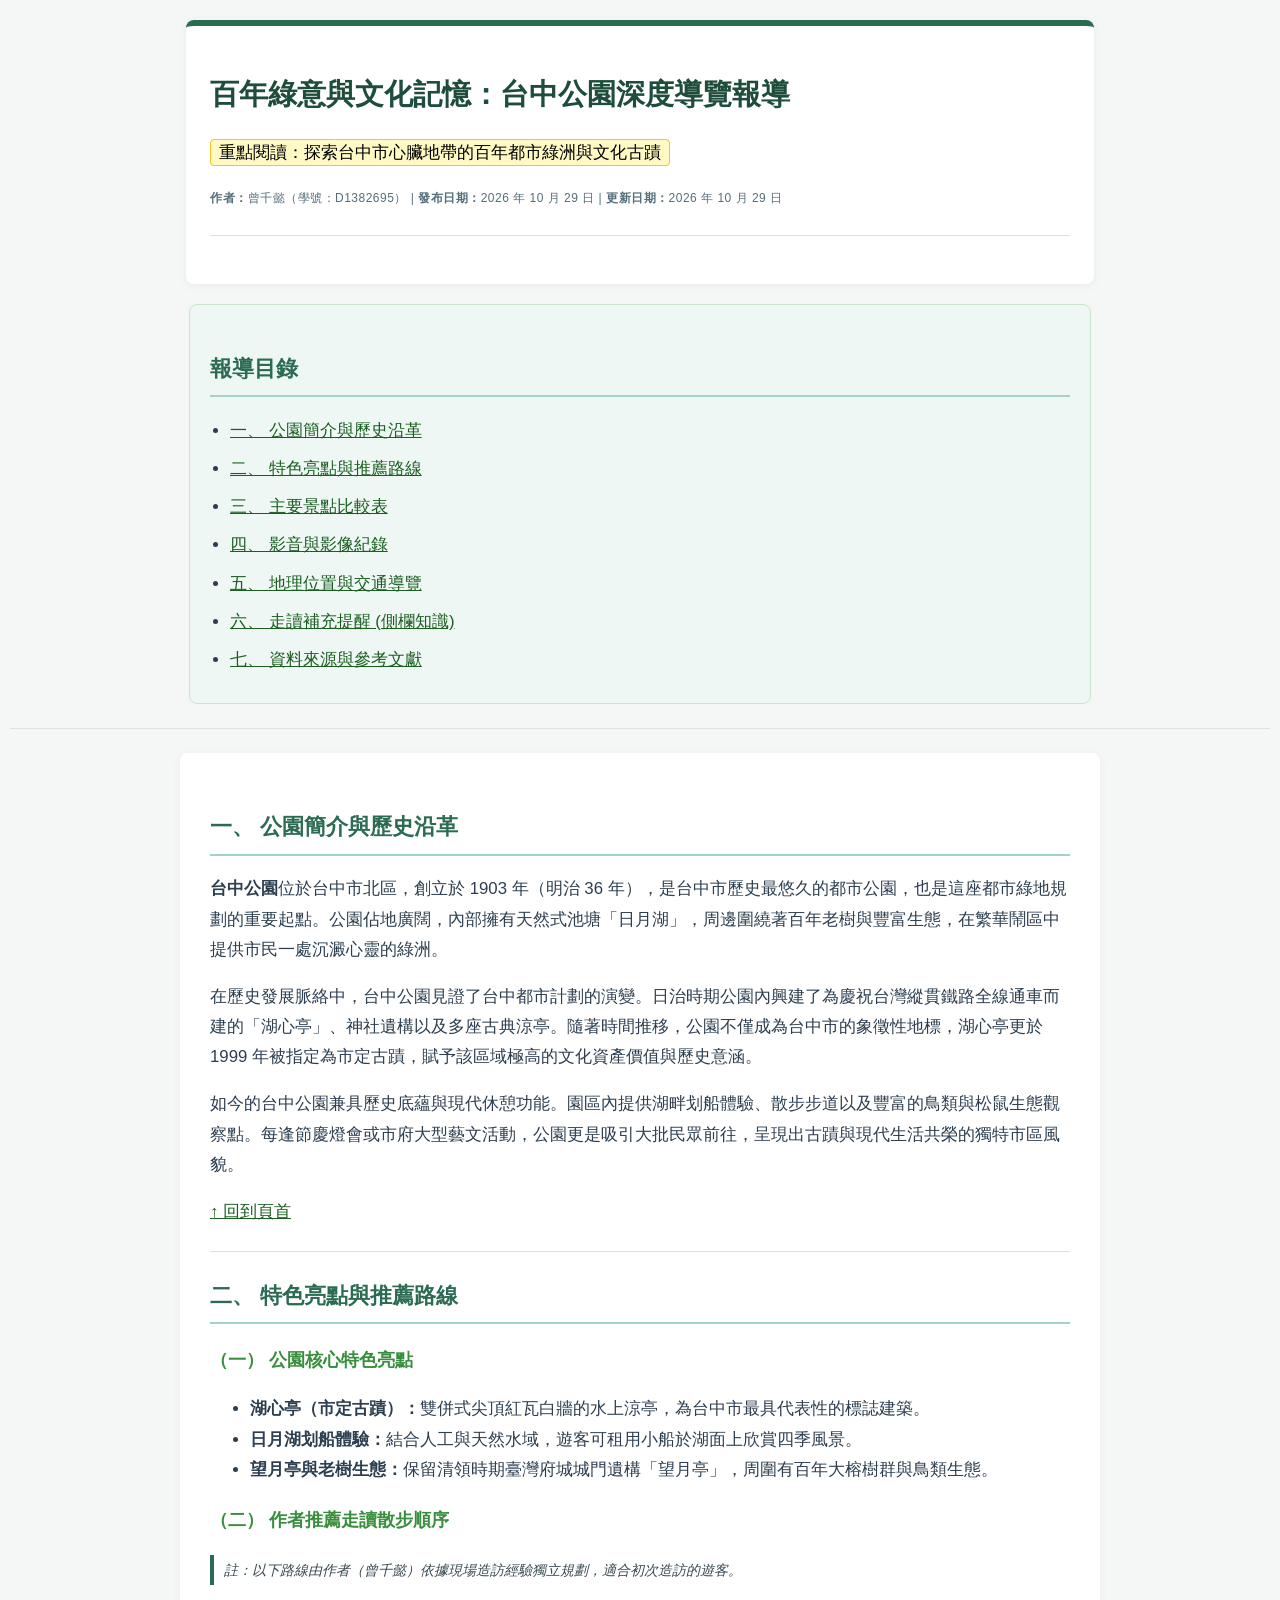
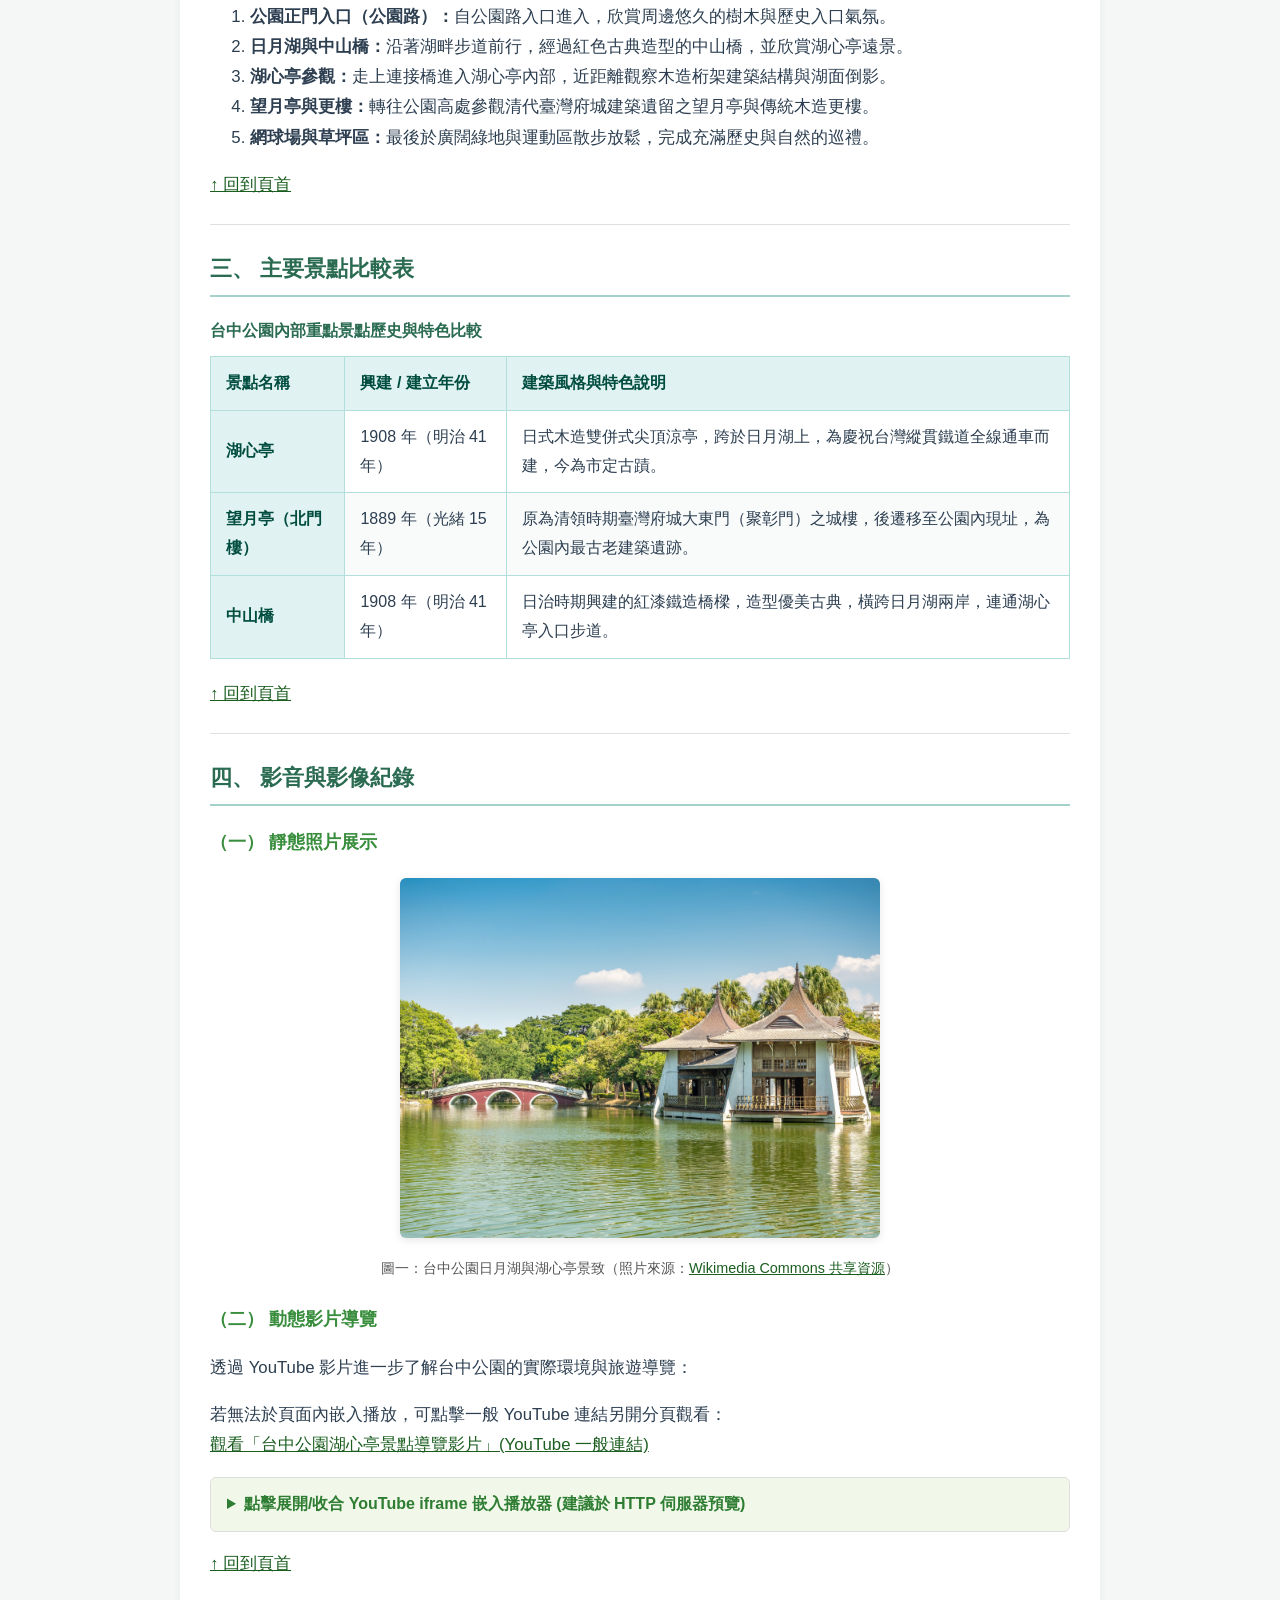
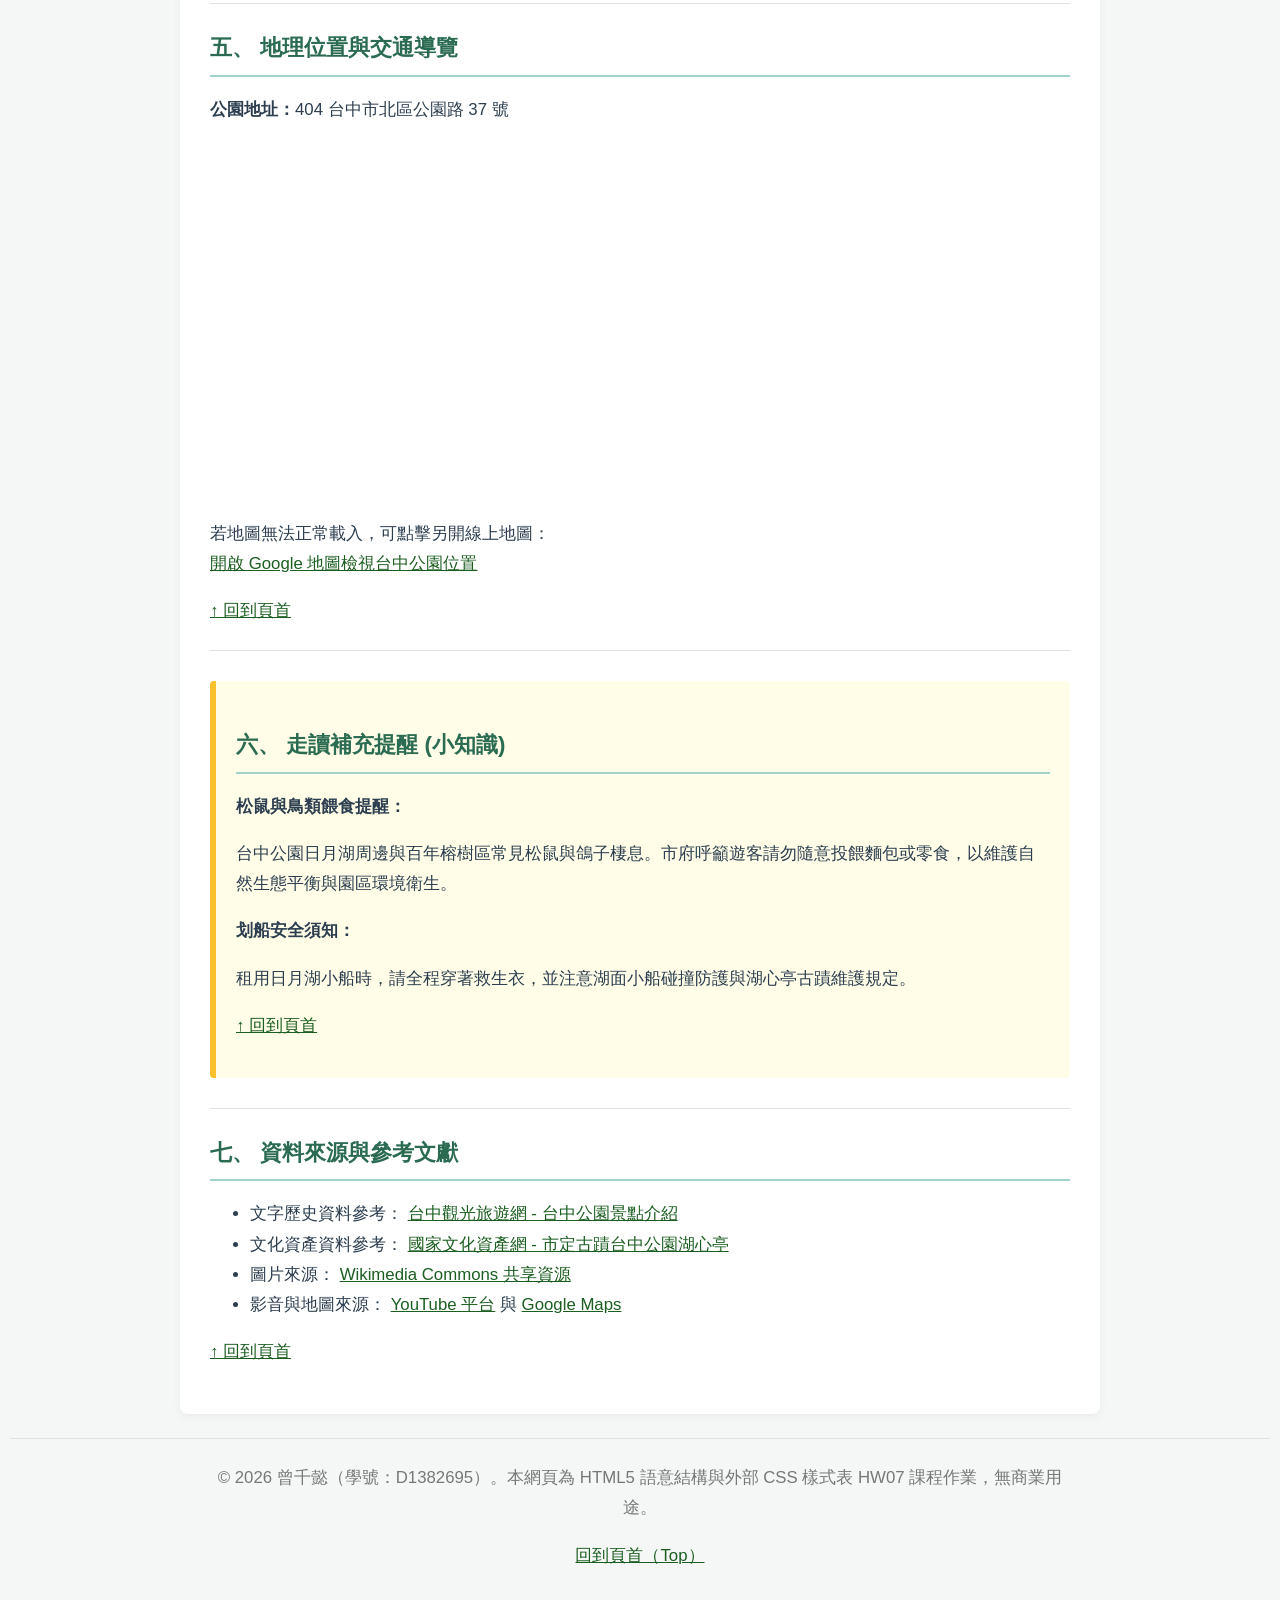
<file: index.html>
<!DOCTYPE html>
<html lang="zh-Hant">
<head>
    <!-- 
        ========================================================================
        【1. 網頁資訊與文件骨架 (Meta Tags)】
        ========================================================================
    -->
    <meta charset="UTF-8">
    <meta name="viewport" content="width=device-width, initial-scale=1.0">
    <meta name="description" content="由曾千懿撰寫之台中公園深度報導，結合外部 CSS 樣式表排版，呈現市定古蹟湖心亭、景點比較表與地圖導覽。">
    <meta name="author" content="曾千懿">
    <meta name="robots" content="index, follow">

    <!-- 
        ========================================================================
        【2. Open Graph (OG) 社群分享資訊】
        ========================================================================
    -->
    <meta property="og:type" content="article">
    <meta property="og:locale" content="zh_TW">
    <meta property="og:title" content="百年綠意與文化記憶：台中公園深度導覽報導 | 曾千懿">
    <meta property="og:description" content="探索台中市歷史最悠久的台中公園，包含古蹟湖心亭、歷史沿革、景點比較表與地圖資訊。">
    <meta property="og:image" content="images/taichung-park.jpg">
    <meta property="og:image:alt" content="台中公園日月湖與湖心亭">

    <title>百年綠意與文化記憶：台中公園深度導覽報導</title>

    <!-- 
        ========================================================================
        【3. 載入外部 CSS 樣式表 (相對路徑)】
        - rel="stylesheet" 說明此連結為樣式表。
        - href="css/hw07.css" 代表從目前 HTML 位置出發，進入 css 資料夾讀取 hw07.css。
        ========================================================================
    -->
    <link rel="stylesheet" href="hw07.css">
</head>
<body>

    <!-- 語意標籤 1：<header> 頁首區塊 -->
    <header id="top" class="header-card">
        <h1>百年綠意與文化記憶：台中公園深度導覽報導</h1>

        <!-- HW06 行內樣式遷移 1：改用 class="reading-focus" -->
        <p><mark class="reading-focus">重點閱讀：探索台中市心臟地帶的百年都市綠洲與文化古蹟</mark></p>

        <!-- HW06 行內樣式遷移 2：改用 class="report-disclaimer" -->
        <p class="report-disclaimer">
            <small>
                <strong>作者：</strong>曾千懿（學號：D1382695） | 
                <strong>發布日期：</strong>2026 年 10 月 29 日 | 
                <strong>更新日期：</strong>2026 年 10 月 29 日
            </small>
        </p>
        <hr>
    </header>

    <!-- 語意標籤 2：<nav> 頁內導覽目錄區塊 -->
    <nav class="nav-card">
        <h2>報導目錄</h2>
        <ul>
            <li><a href="#intro">一、 公園簡介與歷史沿革</a></li>
            <li><a href="#features">二、 特色亮點與推薦路線</a></li>
            <li><a href="#spots">三、 主要景點比較表</a></li>
            <li><a href="#media">四、 影音與影像紀錄</a></li>
            <li><a href="#map">五、 地理位置與交通導覽</a></li>
            <li><a href="#aside-note">六、 走讀補充提醒 (側欄知識)</a></li>
            <li><a href="#references">七、 資料來源與參考文獻</a></li>
        </ul>
    </nav>

    <hr>

    <!-- 語意標籤 3：<main> 主要內容區塊 -->
    <main>

        <!-- 語意標籤 4：<article> 獨立文章區塊 -->
        <article>

            <!-- 語意標籤 5：<section> 第一章：公園簡介 -->
            <section id="intro">
                <h2>一、 公園簡介與歷史沿革</h2>
                <p>
                    <strong>台中公園</strong>位於台中市北區，創立於 1903 年（明治 36 年），是台中市歷史最悠久的都市公園，也是這座都市綠地規劃的重要起點。公園佔地廣闊，內部擁有天然式池塘「日月湖」，周邊圍繞著百年老樹與豐富生態，在繁華鬧區中提供市民一處沉澱心靈的綠洲。
                </p>
                <p>
                    在歷史發展脈絡中，台中公園見證了台中都市計劃的演變。日治時期公園內興建了為慶祝台灣縱貫鐵路全線通車而建的「湖心亭」、神社遺構以及多座古典涼亭。隨著時間推移，公園不僅成為台中市的象徵性地標，湖心亭更於 1999 年被指定為市定古蹟，賦予該區域極高的文化資產價值與歷史意涵。
                </p>
                <p>
                    如今的台中公園兼具歷史底蘊與現代休憩功能。園區內提供湖畔划船體驗、散步步道以及豐富的鳥類與松鼠生態觀察點。每逢節慶燈會或市府大型藝文活動，公園更是吸引大批民眾前往，呈現出古蹟與現代生活共榮的獨特市區風貌。
                </p>

                <p><a href="#top">↑ 回到頁首</a></p>
            </section>

            <hr>

            <!-- 語意標籤 5：<section> 第二章：特色與路線 -->
            <section id="features">
                <h2>二、 特色亮點與推薦路線</h2>

                <h3>（一） 公園核心特色亮點</h3>
                <ul>
                    <li><strong>湖心亭（市定古蹟）：</strong>雙併式尖頂紅瓦白牆的水上涼亭，為台中市最具代表性的標誌建築。</li>
                    <li><strong>日月湖划船體驗：</strong>結合人工與天然水域，遊客可租用小船於湖面上欣賞四季風景。</li>
                    <li><strong>望月亭與老樹生態：</strong>保留清領時期臺灣府城城門遺構「望月亭」，周圍有百年大榕樹群與鳥類生態。</li>
                </ul>

                <h3>（二） 作者推薦走讀散步順序</h3>

                <!-- HW06 行內樣式遷移 3：改用 class="route-note" -->
                <p class="route-note">
                    <small>註：以下路線由作者（曾千懿）依據現場造訪經驗獨立規劃，適合初次造訪的遊客。</small>
                </p>

                <ol>
                    <li><strong>公園正門入口（公園路）：</strong>自公園路入口進入，欣賞周邊悠久的樹木與歷史入口氣氛。</li>
                    <li><strong>日月湖與中山橋：</strong>沿著湖畔步道前行，經過紅色古典造型的中山橋，並欣賞湖心亭遠景。</li>
                    <li><strong>湖心亭參觀：</strong>走上連接橋進入湖心亭內部，近距離觀察木造桁架建築結構與湖面倒影。</li>
                    <li><strong>望月亭與更樓：</strong>轉往公園高處參觀清代臺灣府城建築遺留之望月亭與傳統木造更樓。</li>
                    <li><strong>網球場與草坪區：</strong>最後於廣闊綠地與運動區散步放鬆，完成充滿歷史與自然的巡禮。</li>
                </ol>

                <p><a href="#top">↑ 回到頁首</a></p>
            </section>

            <hr>

            <!-- 語意標籤 5：<section> 第三章：景點比較表 -->
            <section id="spots">
                <h2>三、 主要景點比較表</h2>

                <table>
                    <caption>台中公園內部重點景點歷史與特色比較</caption>
                    <thead>
                        <tr>
                            <th scope="col">景點名稱</th>
                            <th scope="col">興建 / 建立年份</th>
                            <th scope="col">建築風格與特色說明</th>
                        </tr>
                    </thead>
                    <tbody>
                        <tr>
                            <th scope="row">湖心亭</th>
                            <td>1908 年（明治 41 年）</td>
                            <td>日式木造雙併式尖頂涼亭，跨於日月湖上，為慶祝台灣縱貫鐵道全線通車而建，今為市定古蹟。</td>
                        </tr>
                        <tr>
                            <th scope="row">望月亭（北門樓）</th>
                            <td>1889 年（光緒 15 年）</td>
                            <td>原為清領時期臺灣府城大東門（聚彰門）之城樓，後遷移至公園內現址，為公園內最古老建築遺跡。</td>
                        </tr>
                        <tr>
                            <th scope="row">中山橋</th>
                            <td>1908 年（明治 41 年）</td>
                            <td>日治時期興建的紅漆鐵造橋樑，造型優美古典，橫跨日月湖兩岸，連通湖心亭入口步道。</td>
                        </tr>
                    </tbody>
                </table>

                <p><a href="#top">↑ 回到頁首</a></p>
            </section>

            <hr>

            <!-- 語意標籤 5 & 7：<section> 與 <figure> 第四章：影音與影像 -->
            <section id="media">
                <h2>四、 影音與影像紀錄</h2>

                <h3>（一） 靜態照片展示</h3>
                <figure>
                    <img src="images/taichung-park.jpg" alt="台中公園日月湖與市定古蹟湖心亭日景" width="480" height="320">
                    <figcaption>
                        圖一：台中公園日月湖與湖心亭景致（照片來源：<a href="https://commons.wikimedia.org/" target="_blank" rel="noopener noreferrer">Wikimedia Commons 共享資源</a>）
                    </figcaption>
                </figure>

                <h3>（二） 動態影片導覽</h3>
                <p>透過 YouTube 影片進一步了解台中公園的實際環境與旅遊導覽：</p>

                <p>
                    若無法於頁面內嵌入播放，可點擊一般 YouTube 連結另開分頁觀看：<br>
                    <a href="https://www.youtube.com/watch?v=zywCUOaybyc" target="_blank" rel="noopener noreferrer">觀看「台中公園湖心亭景點導覽影片」(YouTube 一般連結)</a>
                </p>

                <details>
                    <summary>點擊展開/收合 YouTube iframe 嵌入播放器 (建議於 HTTP 伺服器預覽)</summary>
                    <br>
                    <iframe width="480" height="270" src="https://www.youtube.com/embed/zywCUOaybyc" title="台中公園湖心亭景點介紹影片" allowfullscreen></iframe>
                </details>

                <p><a href="#top">↑ 回到頁首</a></p>
            </section>

            <hr>

            <!-- 語意標籤 5：<section> 第五章：Google 地圖 -->
            <section id="map">
                <h2>五、 地理位置與交通導覽</h2>

                <p><strong>公園地址：</strong>404 台中市北區公園路 37 號</p>

                <iframe width="480" height="350" src="https://maps.google.com/maps?q=24.144818,120.68447&amp;z=16&amp;output=embed" title="台中公園 Google 地圖位置導覽" loading="lazy" referrerpolicy="no-referrer-when-downgrade"></iframe>

                <p>
                    若地圖無法正常載入，可點擊另開線上地圖：<br>
                    <a href="https://www.google.com/maps?q=24.144818,120.68447" target="_blank" rel="noopener noreferrer">開啟 Google 地圖檢視台中公園位置</a>
                </p>

                <p><a href="#top">↑ 回到頁首</a></p>
            </section>

        </article>

        <hr>

        <!-- 語意標籤 6：<aside> 側欄/走讀補充提醒區塊 -->
        <aside id="aside-note">
            <h2>六、 走讀補充提醒 (小知識)</h2>
            <p><strong>松鼠與鳥類餵食提醒：</strong></p>
            <p>
                台中公園日月湖周邊與百年榕樹區常見松鼠與鴿子棲息。市府呼籲遊客請勿隨意投餵麵包或零食，以維護自然生態平衡與園區環境衛生。
            </p>
            <p><strong>划船安全須知：</strong></p>
            <p>
                租用日月湖小船時，請全程穿著救生衣，並注意湖面小船碰撞防護與湖心亭古蹟維護規定。
            </p>

            <p><a href="#top">↑ 回到頁首</a></p>
        </aside>

        <hr>

        <!-- 語意標籤 5：<section> 第七章：資料來源 -->
        <section id="references">
            <h2>七、 資料來源與參考文獻</h2>
            <ul>
                <li>
                    文字歷史資料參考：
                    <a href="https://travel.taichung.gov.tw/" target="_blank" rel="noopener noreferrer">台中觀光旅遊網 - 台中公園景點介紹</a>
                </li>
                <li>
                    文化資產資料參考：
                    <a href="https://nchdb.boch.gov.tw/" target="_blank" rel="noopener noreferrer">國家文化資產網 - 市定古蹟台中公園湖心亭</a>
                </li>
                <li>
                    圖片來源：
                    <a href="https://commons.wikimedia.org/" target="_blank" rel="noopener noreferrer">Wikimedia Commons 共享資源</a>
                </li>
                <li>
                    影音與地圖來源：
                    <a href="https://www.youtube.com/" target="_blank" rel="noopener noreferrer">YouTube 平台</a> 與 
                    <a href="https://www.google.com/maps" target="_blank" rel="noopener noreferrer">Google Maps</a>
                </li>
            </ul>

            <p><a href="#top">↑ 回到頁首</a></p>
        </section>

    </main>

    <hr>

    <!-- 語意標籤 8：<footer> 頁尾區塊 -->
    <footer>
        <p>&copy; 2026 曾千懿（學號：D1382695）。本網頁為 HTML5 語意結構與外部 CSS 樣式表 HW07 課程作業，無商業用途。</p>
        <p><a href="#top">回到頁首（Top）</a></p>
    </footer>

</body>
</html>
</file>
<file: hw07.css>
/* =========================================================================
   HW07 外部樣式表：css/hw07.css
   作者：曾千懿（學號：D1382695）
   說明：將 HW06 的共用樣式與三處行內樣式全面移入獨立 CSS 檔案中。
   ========================================================================= */

/* -------------------------------------------------------------------------
   [1] 全局與基本基調 (元素選擇器)
------------------------------------------------------------------------- */
body {
    font-family: -apple-system, BlinkMacSystemFont, "Segoe UI", Roboto, "Helvetica Neue", Arial, "Noto Sans TC", sans-serif;
    line-height: 1.8;
    color: #2c3e50;
    background-color: #f4f7f6;
    margin: 0;
    padding: 20px 10px;
}

/* 主內容區域 (Box Model: Margin 居中) */
main {
    max-width: 860px;
    margin: 0 auto;
    background-color: #ffffff;
    padding: 30px;
    border-radius: 8px;
    box-shadow: 0 2px 10px rgba(0, 0, 0, 0.05);
}

/* 標題層次 */
h1 {
    color: #1e4d3b;
    font-size: 1.8rem;
    margin-bottom: 12px;
}

h2 {
    color: #2a6b52;
    border-bottom: 2px solid #a3d2ca;
    padding-bottom: 6px;
    margin-top: 24px;
    font-size: 1.4rem;
}

h3 {
    color: #388e3c;
    font-size: 1.15rem;
    margin-top: 18px;
}

p, li {
    font-size: 1.05rem;
}

hr {
    border: 0;
    height: 1px;
    background-color: #e0e0e0;
    margin: 24px 0;
}

/* -------------------------------------------------------------------------
   [2] 連結與導覽互動美化 (包含 :hover 與 :focus-visible)
------------------------------------------------------------------------- */
a {
    color: #1b5e20;
    text-decoration: underline;
    transition: color 0.2s ease, background-color 0.2s ease;
}

a:hover {
    color: #2e7d32;
    background-color: #e8f5e9;
    text-decoration: none;
}

a:focus-visible {
    outline: 3px solid #ff9800;
    outline-offset: 2px;
    border-radius: 2px;
}

/* -------------------------------------------------------------------------
   [3] 類別選擇器 (Class Selectors - 卡片與三大行內樣式遷移)
------------------------------------------------------------------------- */
.header-card {
    max-width: 860px;
    margin: 0 auto 20px auto;
    background-color: #ffffff;
    padding: 24px;
    border-radius: 8px;
    border-top: 6px solid #2a6b52;
    box-shadow: 0 2px 10px rgba(0, 0, 0, 0.05);
}

.nav-card {
    max-width: 860px;
    margin: 0 auto 20px auto;
    background-color: #eef7f4;
    padding: 20px;
    border-radius: 8px;
    border: 1px solid #c8e6c9;
}

.nav-card ul {
    padding-left: 20px;
    margin: 0;
}

.nav-card li {
    margin-bottom: 8px;
}

/* --- HW06 行內樣式遷移 1/3：閱讀焦點 (<mark>) --- */
.reading-focus {
    background-color: #fff9c4;
    padding: 3px 8px;
    border-radius: 4px;
    border: 1px solid #fbc02d;
}

/* --- HW06 行內樣式遷移 2/3：作者與日期宣告 (<p>) --- */
.report-disclaimer {
    color: #546e7a;
    font-size: 0.9rem;
    letter-spacing: 0.5px;
}

/* --- HW06 行內樣式遷移 3/3：散步路線提醒 (<p>) --- */
.route-note {
    border-left: 4px solid #2a6b52;
    padding-left: 10px;
    font-style: italic;
    color: #37474f;
}

/* -------------------------------------------------------------------------
   [4] ID 選擇器 (#id) - 補充區塊美化
------------------------------------------------------------------------- */
#aside-note {
    background-color: #fffde7;
    border-left: 6px solid #fbc02d;
    padding: 20px;
    margin: 30px 0;
    border-radius: 4px;
}

/* -------------------------------------------------------------------------
   [5] 表格美化 (CSS 控制框線與表頭)
------------------------------------------------------------------------- */
table {
    width: 100%;
    border-collapse: collapse;
    margin: 20px 0;
    font-size: 1rem;
}

caption {
    font-weight: bold;
    margin-bottom: 10px;
    color: #2a6b52;
    text-align: left;
}

th, td {
    border: 1px solid #b2dfdb;
    padding: 12px 15px;
    text-align: left;
}

th {
    background-color: #e0f2f1;
    color: #004d40;
    font-weight: 600;
}

tbody tr:nth-child(even) {
    background-color: #f9fbfb;
}

/* -------------------------------------------------------------------------
   [6] 圖片、多媒體與響應式縮放
------------------------------------------------------------------------- */
figure {
    margin: 20px 0;
    text-align: center;
}

img {
    max-width: 100%;
    height: auto;
    border-radius: 6px;
    box-shadow: 0 2px 8px rgba(0, 0, 0, 0.1);
}

figcaption {
    margin-top: 8px;
    font-size: 0.9rem;
    color: #555555;
}

iframe {
    max-width: 100%;
    border: none;
    border-radius: 6px;
}

details {
    background-color: #f1f8e9;
    padding: 12px 16px;
    border-radius: 6px;
    border: 1px solid #dedede;
    margin: 15px 0;
}

summary {
    font-weight: bold;
    cursor: pointer;
    color: #2e7d32;
}

footer {
    max-width: 860px;
    margin: 20px auto 0 auto;
    text-align: center;
    font-size: 0.9rem;
    color: #777777;
}

/* -------------------------------------------------------------------------
   [7] 窄螢幕媒體查詢 (@media)
------------------------------------------------------------------------- */
@media (max-width: 600px) {
    body {
        padding: 10px 5px;
    }
    main, .header-card, .nav-card {
        padding: 16px;
    }
    h1 {
        font-size: 1.5rem;
    }
    th, td {
        padding: 8px 10px;
    }
}
</file>
